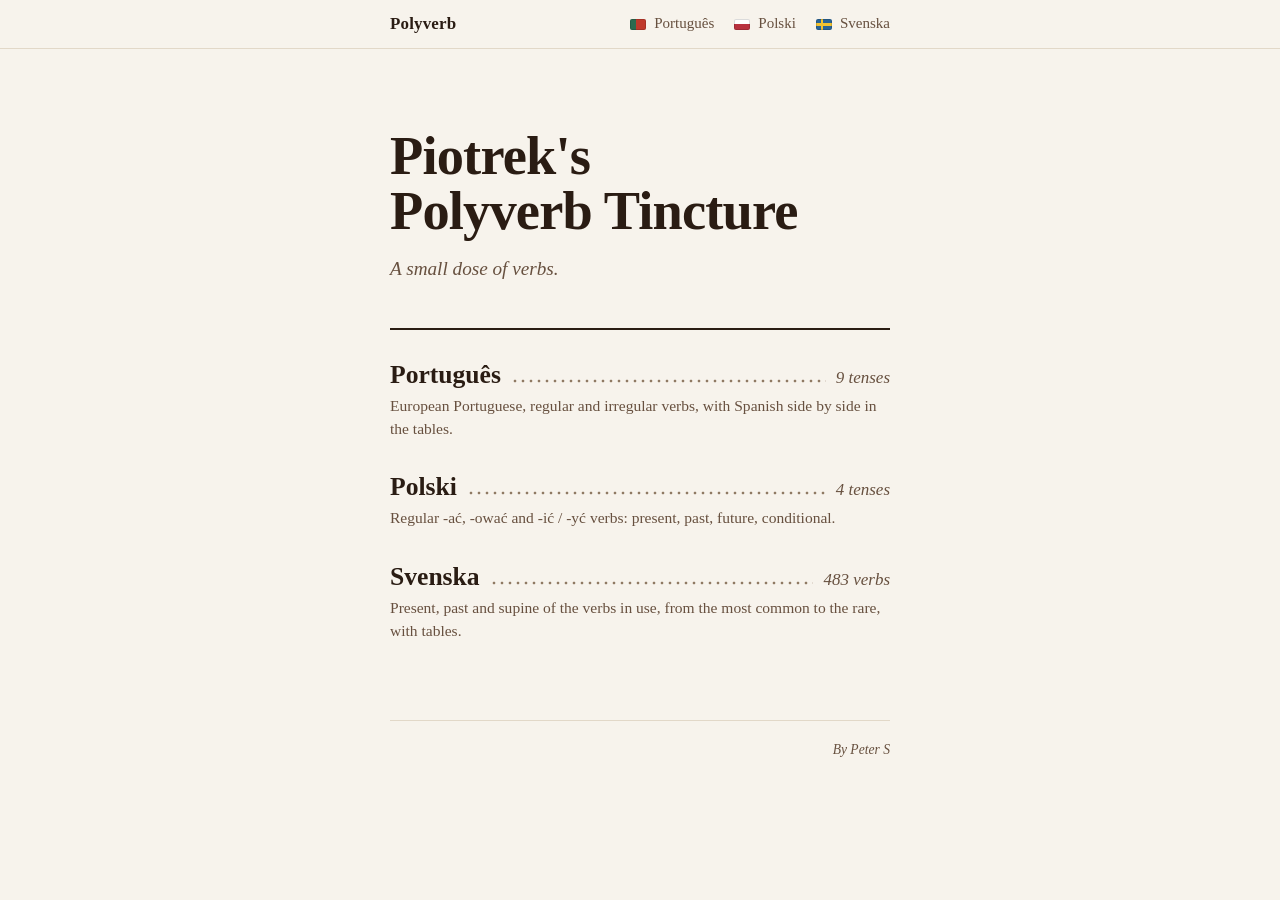
<file: index.html>
<!DOCTYPE html>
<html lang="en">
<head>
<meta charset="utf-8">
<meta name="viewport" content="width=device-width, initial-scale=1, viewport-fit=cover">
<meta name="theme-color" content="#f7f3ec" media="(prefers-color-scheme: light)">
<meta name="theme-color" content="#19110c" media="(prefers-color-scheme: dark)">
<title>Piotrek's Polyverb Tincture</title>
<link rel="stylesheet" href="site.css">
<style>
:root{
  --accent:#7a4b2c;
}
@media (prefers-color-scheme:dark){
  :root:not([data-theme="light"]){
    --accent:#d9a77f;
  }
}
:root[data-theme="dark"]{
  --accent:#d9a77f;
}

main{max-width:540px;margin:0 auto;padding:clamp(40px,9vh,80px) 20px 64px}
h1{margin:0;font-weight:600;font-size:clamp(2.5rem,10vw,3.4rem);line-height:1.02;letter-spacing:-.015em;text-wrap:balance}
.sub{margin:14px 0 0;color:var(--muted);font-style:italic;font-size:1.2rem}

/* The menu board */
.menu{margin:44px 0 0;padding:18px 0 0;list-style:none;border-top:2px solid var(--ink)}
.menu li+li{margin-top:6px}
.menu a{display:block;padding:12px 0 14px;color:inherit;text-decoration:none;border-radius:4px}
.row{display:flex;align-items:baseline;gap:10px}
.name{font-weight:600;font-size:1.6rem;line-height:1.2}
.dots{flex:1;min-width:24px;height:4px;background:radial-gradient(circle,var(--edge) 1.1px,transparent 1.7px) 0 0/8px 4px repeat-x}
.price{font-style:italic;color:var(--muted);white-space:nowrap}
.desc{display:block;margin-top:4px;color:var(--muted);font-size:.97rem;line-height:1.45}
.menu a:focus-visible{outline-offset:4px}
@media (max-width:400px){main{padding-left:16px;padding-right:16px}}
@media (hover:hover){
  .menu a:hover .name{color:var(--accent);text-decoration:underline;text-decoration-thickness:1px;text-underline-offset:5px}
}
</style>
</head>
<body>
<nav class="nav" aria-label="Polyverb"><div class="in">
  <a class="brand" href="index.html" aria-current="page">Polyverb</a>
  <div class="langs">
    <a href="portuguese/index.html" lang="pt-PT" data-en="Portuguese"><span class="fl pt" aria-hidden="true"></span>Português</a>
    <a href="polish/index.html" lang="pl" data-en="Polish"><span class="fl pl" aria-hidden="true"></span>Polski</a>
    <a href="swedish/index.html" lang="sv" data-en="Swedish"><span class="fl sv" aria-hidden="true"></span>Svenska</a>
  </div>
</div></nav>
<main>
  <h1>Piotrek's Polyverb Tincture</h1>
  <p class="sub">A small dose of verbs.</p>
  <ul class="menu">
    <li><a href="portuguese/index.html">
      <span class="row"><span class="name" lang="pt-PT" data-en="Portuguese">Português</span><span class="dots" aria-hidden="true"></span><span class="price">9 tenses</span></span>
      <span class="desc">European Portuguese, regular and irregular verbs, with Spanish side by side in the tables.</span>
    </a></li>
    <li><a href="polish/index.html">
      <span class="row"><span class="name" lang="pl" data-en="Polish">Polski</span><span class="dots" aria-hidden="true"></span><span class="price">4 tenses</span></span>
      <span class="desc">Regular -ać, -ować and -ić / -yć verbs: present, past, future, conditional.</span>
    </a></li>
    <li><a href="swedish/index.html">
      <span class="row"><span class="name" lang="sv" data-en="Swedish">Svenska</span><span class="dots" aria-hidden="true"></span><span class="price">483 verbs</span></span>
      <span class="desc">Present, past and supine of the verbs in use, from the most common to the rare, with tables.</span>
    </a></li>
  </ul>
</main>
<footer class="foot">By Peter S</footer>
<script src="gloss.js"></script>
</body>
</html>
</file>
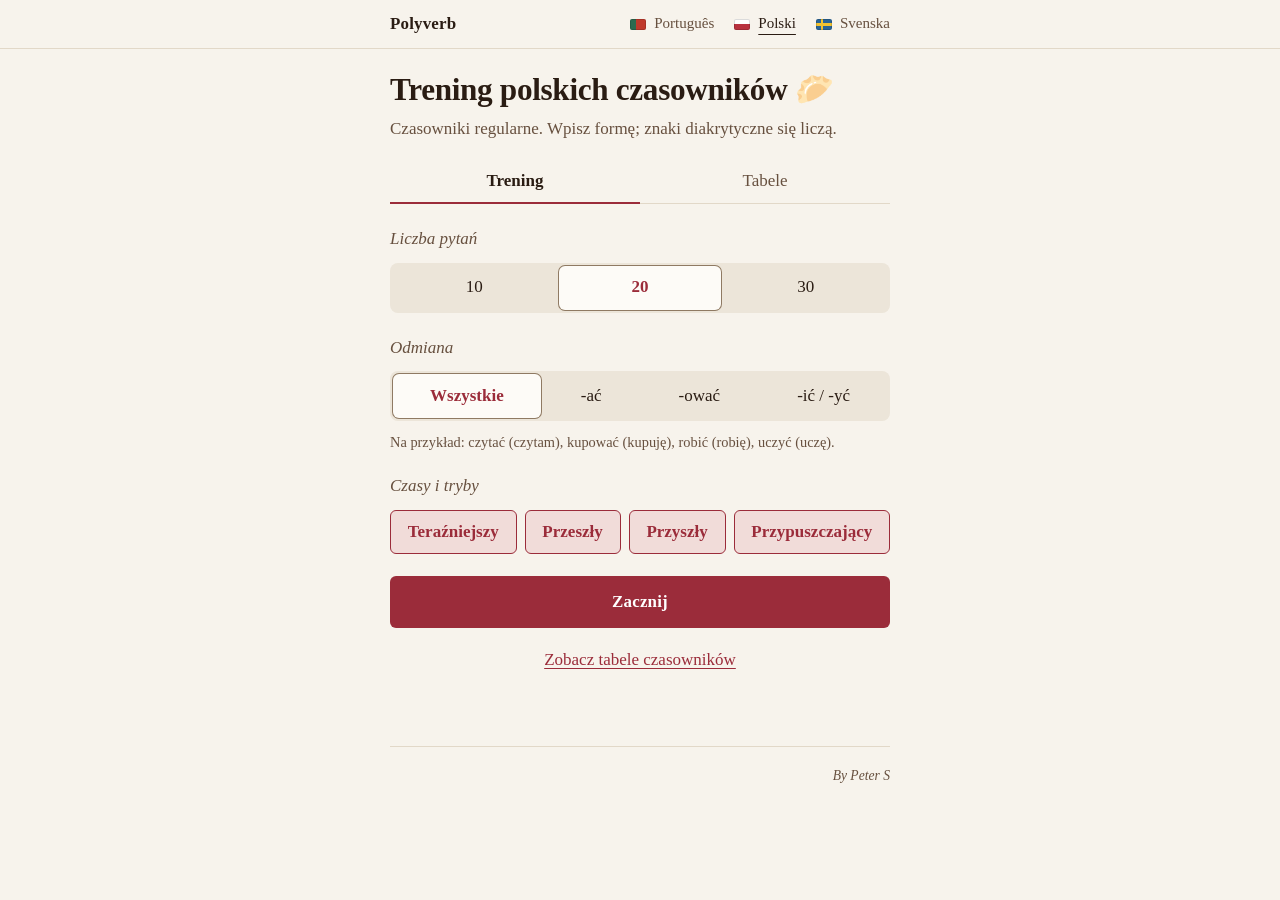
<file: polish/index.html>
<!DOCTYPE html>
<html lang="pl">
<head>
<meta charset="utf-8">
<meta name="viewport" content="width=device-width, initial-scale=1, viewport-fit=cover">
<title>Trening polskich czasowników 🥟</title>
<meta name="theme-color" content="#f7f3ec" media="(prefers-color-scheme: light)">
<meta name="theme-color" content="#19110c" media="(prefers-color-scheme: dark)">
<link rel="stylesheet" href="../site.css">
<link rel="stylesheet" href="../trainer.css">
<style>
:root{
  --accent:#9b2c3a;
  --fill:#9b2c3a;
  --fill-hi:#86232f;
  --tint:#f1dcd9;
  --ring:rgba(155,44,58,.2);
  --tag:#9b2c3a;
}
@media (prefers-color-scheme:dark){
  :root:not([data-theme="light"]){
    --accent:#eb98a1;
    --fill:#a3404c;
    --fill-hi:#b04b57;
    --tint:#3e2025;
    --ring:rgba(235,152,161,.25);
    --tag:#eb98a1;
  }
}
:root[data-theme="dark"]{
  --accent:#eb98a1;
  --fill:#a3404c;
  --fill-hi:#b04b57;
  --tint:#3e2025;
  --ring:rgba(235,152,161,.25);
  --tag:#eb98a1;
}

/* Polish specifics: long person labels wrap */
tbody tr:not(.tg) td:first-child{max-width:170px;white-space:normal}
.keys{--keys:9}
</style>
</head>
<body>
<nav class="nav" aria-label="Polyverb"><div class="in">
  <a class="brand" href="../index.html">Polyverb</a>
  <div class="langs">
    <a href="../portuguese/index.html" lang="pt-PT" data-en="Portuguese"><span class="fl pt" aria-hidden="true"></span>Português</a>
    <a href="../polish/index.html" lang="pl" aria-current="page" data-en="Polish"><span class="fl pl" aria-hidden="true"></span>Polski</a>
    <a href="../swedish/index.html" lang="sv" data-en="Swedish"><span class="fl sv" aria-hidden="true"></span>Svenska</a>
  </div>
</div></nav>
<header class="mast"><div class="in">
  <h1 data-en="Polish Verb Practice">Trening polskich czasowników&nbsp;🥟</h1>
  <p class="sub" id="sub" data-en="Regular verbs. Type the form; diacritics count.">Czasowniki regularne. Wpisz formę; znaki diakrytyczne się liczą.</p>
  <nav class="tabs" aria-label="Sekcje">
    <a href="#game" id="tab-game" aria-current="page" data-en="Practice">Trening</a>
    <a href="#tables" id="tab-tables" data-en="Tables">Tabele</a>
  </nav>
</div></header>
<main>
  <section id="setup">
    <span class="lbl" id="l-n" data-en="Number of questions">Liczba pytań</span>
    <div class="seg" id="seg" role="group" aria-labelledby="l-n">
      <button data-v="10" aria-pressed="false">10</button>
      <button data-v="20" class="on" aria-pressed="true">20</button>
      <button data-v="30" aria-pressed="false">30</button>
    </div>
    <span class="lbl" id="l-c" data-en="Conjugation">Odmiana</span>
    <div class="seg tight" id="cls" role="group" aria-labelledby="l-c">
      <button data-v="all" class="on" aria-pressed="true" data-en="All">Wszystkie</button>
      <button data-v="ac" aria-pressed="false">-ać</button>
      <button data-v="ow" aria-pressed="false">-ować</button>
      <button data-v="ic" aria-pressed="false">-ić / -yć</button>
    </div>
    <p class="hint" data-en="For example: czytać, to read (czytam, I read); kupować, to buy (kupuję, I buy); robić, to do (robię, I do); uczyć, to teach (uczę, I teach).">Na przykład: czytać (czytam), kupować (kupuję), robić (robię), uczyć (uczę).</p>
    <span class="lbl" id="l-t" data-en="Tenses and moods">Czasy i tryby</span>
    <div class="chips four" id="tns" role="group" aria-labelledby="l-t"></div>
    <button class="primary" id="start" data-en="Start">Zacznij</button>
    <a class="link" href="#tables" data-en="See the verb tables">Zobacz tabele czasowników</a>
  </section>

  <section id="quiz" hidden>
    <div class="top"><span id="prog"></span><span id="score"></span></div>
    <div class="bar"><div id="fill"></div></div>
    <div class="verb" id="verb"></div>
    <div class="tense" id="tense"></div>
    <div class="who" id="who"></div>
    <svg class="tline" id="tline" viewBox="0 0 52 14" aria-hidden="true"></svg>
    <div class="pgrid" id="pgrid" aria-hidden="true"><i></i><i></i><i></i><i></i><i></i><i></i></div>
    <input id="ans" type="text" autocomplete="off" autocapitalize="off" autocorrect="off" spellcheck="false" aria-label="Twoja odpowiedź">
    <div class="keys" id="keys" role="group" aria-label="Litery ze znakami diakrytycznymi"></div>
    <div id="fb" class="fb" role="status" hidden></div>
    <button class="primary" id="go">Sprawdź</button>
  </section>

  <section id="done" hidden>
    <div id="res"></div>
    <div id="pct"></div>
    <p id="misshead" data-en="To review">Do powtórki</p>
    <table id="miss">
      <thead><tr><th scope="col" data-en="You wrote">Wpisano</th><th scope="col" data-en="Correct answer">Poprawnie</th></tr></thead>
    </table>
    <button class="primary" id="again" data-en="Play again">Zagraj ponownie</button>
    <button class="ghost" id="change" data-en="Change settings">Zmień ustawienia</button>
  </section>

  <section id="tbl-view" hidden>
    <p class="sub" data-en="Choose one or more verbs.">Wybierz jeden lub więcej czasowników.</p>
    <div class="chips" id="vchips" role="group" aria-label="Czasowniki"></div>
    <div class="tw"><table id="tbl"></table></div>
    <p class="hint" data-en="In the past tense and the conditional, the form depends on gender. The compound future is „będę” + the infinitive; the form with -ł is also accepted (będę czytał).">W czasie przeszłym i trybie przypuszczającym forma zależy od rodzaju. Czas przyszły złożony to „będę” + bezokolicznik; dopuszczalna jest też forma z -ł (będę czytał).</p>
    <a class="link back" href="#game" data-en="Back to the game">Wróć do gry</a>
  </section>
</main>
<footer class="foot">By Peter S</footer>

<script src="../gloss.js"></script>
<script>
const T=["Czas teraźniejszy","Czas przeszły","Czas przyszły","Tryb przypuszczający"];
const TS=["Teraźniejszy","Przeszły","Przyszły","Przypuszczający"];
const PR=["ja","ty","on / ona / ono","my","wy","oni / one"];
const GR="grupa z mężczyznami / same kobiety".split(" / ");
const AUX=["będę","będziesz","będzie","będziemy","będziecie","będą"];
const PAST=[[0,0,"łem","łbym"],[0,1,"łam","łabym"],[1,0,"łeś","łbyś"],[1,1,"łaś","łabyś"],[2,0,"ł","łby"],[2,1,"ła","łaby"],[2,2,"ło","łoby"],[3,0,"liśmy","libyśmy"],[3,1,"łyśmy","łybyśmy"],[4,0,"liście","libyście"],[4,1,"łyście","łybyście"],[5,0,"li","liby"],[5,1,"ły","łyby"]];
const lab=(p,g)=>p===2?["on","ona","ono"][g]:PR[p]+" ("+(p<2?["mężczyzna","kobieta"][g]:GR[g])+")";
// English for the hover slips (gloss.js)
const T_EN=["Present tense","Past tense","Future tense","Conditional mood"];
const TS_EN=["Present","Past","Future","Conditional"];
const PR_EN=["I","you","he / she / it","we","you all","they"];
// Grammatical gender: masculine / feminine in the singular; in the plural, masculine personal
// (any group that includes a man) against non-masculine personal (everything else).
const labEn=(p,g)=>p===2?["he","she","it"][g]:PR_EN[p]+" ("+(p<2?["masculine","feminine"][g]:["masculine personal","non-masculine personal"][g])+")";
const V={
ac:["czytać","pytać","słuchać","grać","czekać","szukać","kochać","pamiętać","wracać","sprzątać","odpowiadać","zaczynać","pomagać","otwierać","zamykać","mieszkać","śpiewać","wołać","oglądać","zapominać","powtarzać","używać"],
ow:["kupować","pracować","gotować","rysować","planować","potrzebować","dziękować","pakować","parkować","rezerwować","studiować","malować","ratować","podróżować","spacerować","telefonować","organizować"],
ic:["robić","lubić","mówić","dzwonić","gubić","karmić","bronić","chwalić","palić","mylić","uczyć","liczyć","ćwiczyć","tańczyć","tłumaczyć","męczyć","kończyć","marzyć","mierzyć"]
};
// English for each infinitive, shown on hover in the game (not in the tables). All are imperfective.
const GLOSS={
"czytać":"to read","pytać":"to ask","słuchać":"to listen","grać":"to play","czekać":"to wait","szukać":"to look for",
"kochać":"to love","pamiętać":"to remember","wracać":"to come back","sprzątać":"to tidy up, to clean","odpowiadać":"to answer",
"zaczynać":"to begin","pomagać":"to help","otwierać":"to open","zamykać":"to close","mieszkać":"to live (somewhere)",
"śpiewać":"to sing","wołać":"to call (out)","oglądać":"to watch","zapominać":"to forget","powtarzać":"to repeat","używać":"to use",
"kupować":"to buy","pracować":"to work","gotować":"to cook","rysować":"to draw","planować":"to plan","potrzebować":"to need",
"dziękować":"to thank","pakować":"to pack","parkować":"to park","rezerwować":"to book, to reserve","studiować":"to study (at university)",
"malować":"to paint","ratować":"to rescue, to save","podróżować":"to travel","spacerować":"to go for a walk","telefonować":"to phone",
"organizować":"to organise",
"robić":"to do, to make","lubić":"to like","mówić":"to speak, to say","dzwonić":"to ring, to call","gubić":"to lose",
"karmić":"to feed","bronić":"to defend","chwalić":"to praise","palić":"to smoke, to burn","mylić":"to mix up",
"uczyć":"to teach","liczyć":"to count","ćwiczyć":"to practise, to exercise","tańczyć":"to dance","tłumaczyć":"to translate, to explain",
"męczyć":"to tire, to wear out","kończyć":"to finish","marzyć":"to dream","mierzyć":"to measure, to try on"
};
function conj(v){
  const s=v.slice(0,-1);let pr;
  if(v.endsWith("ować")){const b=v.slice(0,-4);pr=["uję","ujesz","uje","ujemy","ujecie","ują"].map(e=>b+e);}
  else if(v.endsWith("ać"))pr=["m","sz","","my","cie","ją"].map(e=>s+e);
  else{
    const b=v.slice(0,-2),E=v.endsWith("yć")?["ę","ysz","y","ymy","ycie","ą"]:b.endsWith("l")?["ę","isz","i","imy","icie","ą"]:["ię","isz","i","imy","icie","ią"];
    pr=E.map(e=>b+e);
  }
  const fu=AUX.map((x,p)=>{
    const l=p<3?[s+"ł",s+"ła"]:[s+"li",s+"ły"];
    if(p===2)l.push(s+"ło");
    return{p,w:PR[p],e:PR_EN[p],a:[x+" "+v].concat(l.map(y=>x+" "+y))};
  });
  const past=k=>PAST.map(r=>({p:r[0],w:lab(r[0],r[1]),e:labEn(r[0],r[1]),a:[s+r[k]]}));
  return[pr.map((f,p)=>({p,w:PR[p],e:PR_EN[p],a:[f]})),past(2),fu,past(3)];
}

const $=id=>document.getElementById(id);
const norm=s=>s.trim().toLowerCase().normalize("NFC").replace(/\s+/g," ");
const shuf=a=>{a=a.slice();for(let k=a.length-1;k>0;k--){const j=Math.floor(Math.random()*(k+1));[a[k],a[j]]=[a[j],a[k]];}return a;};
const IDX=Object.create(null);
for(const c in V)V[c].forEach(v=>conj(v).forEach((rows,t)=>rows.forEach(r=>r.a.forEach(f=>{
  const k=norm(f);(IDX[k]=IDX[k]||[]).push({v:v,t:t,w:r.w,e:r.e});
}))));
// Where a wrong answer really belongs: up to two {verb, tense, persons}, or none.
// Forms of the verb that was asked win over look-alikes from other verbs.
function info(g,c){
  const m=IDX[g];if(!m)return null;
  const k={};
  m.forEach(x=>{const key=x.v+"|"+x.t;(k[key]=k[key]||{v:x.v,t:x.t,w:[],e:[]});k[key].w.push(x.w);k[key].e.push(x.e);});
  let l=Object.values(k);const own=l.filter(x=>x.v===c.v);if(own.length)l=own;
  return l.slice(0,2).map(x=>({same:x.v===c.v,v:x.v,t:x.t,w:x.w,e:x.e}));
}
// ...said in Polish, e.g. "czas przeszły · ja (kobieta)", and in English
const infoPl=l=>l.map(x=>(x.same?"":x.v+", ")+T[x.t].toLowerCase()+" · "+x.w.join(", ")).join("; ");
const infoEn=l=>l.map(x=>(x.same?"the ":"a form of "+x.v+" ("+GLOSS[x.v]+"), the ")+T_EN[x.t].toLowerCase()+" · "+x.e.join(", ")).join("; ");
const el=(tag,cls,txt)=>{const e=document.createElement(tag);if(cls)e.className=cls;if(txt!=null)e.textContent=txt;return e;};
const en=(node,txt)=>{node.dataset.en=txt;return node;};
const alts=(node,a)=>a.forEach((x,k)=>{if(k)node.append(" ",en(el("span","or","lub"),"or")," ");node.append(x);});
const KEYS="ą ć ę ł ń ó ś ź ż".split(" ");
// The letter keys under the answer: they type at the cursor and leave the focus in the answer box,
// so a phone keyboard stays open.
function typeKey(ch){
  const a=$("ans");if(a.readOnly)return;
  const s=a.selectionStart??a.value.length,e=a.selectionEnd??s;
  a.setRangeText(ch,s,e,"end");a.focus();
}
KEYS.forEach(ch=>{
  const b=el("button",null,ch);b.type="button";
  b.addEventListener("mousedown",e=>e.preventDefault());
  b.addEventListener("touchstart",e=>{e.preventDefault();typeKey(ch);},{passive:false});
  b.onclick=()=>typeKey(ch);
  $("keys").appendChild(b);
});
const keysOn=on=>[...$("keys").children].forEach(b=>{b.disabled=!on;});

let n=20,cls="all",selT=[0,1,2,3],q=[],i=0,score=0,miss=[],phase="",cur="setup",sel=["czytać"];
const REP=["czytać","kupować","robić","uczyć"];

function seg(id,fn){
  const bs=document.querySelectorAll("#"+id+" button");
  bs.forEach(b=>b.onclick=()=>{
    fn(b.dataset.v);
    bs.forEach(x=>{x.classList.toggle("on",x===b);x.setAttribute("aria-pressed",String(x===b));});
  });
}
seg("seg",v=>{n=+v;});
seg("cls",v=>{cls=v;});

function toggles(box,labels,get,set,english){
  const c=$(box);
  labels.forEach((l,k)=>{
    const b=document.createElement("button");b.textContent=l;if(english)b.dataset.en=english[k];
    b.onclick=()=>{
      const a=get(),on=a.includes(k);
      if(on&&a.length===1)return;
      set(on?a.filter(x=>x!==k):a.concat(k));
      paint();
    };
    c.appendChild(b);
  });
  function paint(){[...c.children].forEach((b,k)=>{const on=get().includes(k);b.classList.toggle("on",on);b.setAttribute("aria-pressed",String(on));});}
  paint();
  return paint;
}
toggles("tns",TS,()=>selT,a=>{selT=a;},TS_EN);
const paintRep=toggles("vchips",REP,()=>sel.map(v=>REP.indexOf(v)),a=>{sel=a.sort((x,y)=>x-y).map(k=>REP[k]);buildTable();});

function view(){
  const t=location.hash==="#tables";
  ["setup","quiz","done"].forEach(s=>$(s).hidden=t||s!==cur);
  $("tbl-view").hidden=!t;$("sub").hidden=t;document.body.classList.toggle("play",!t&&cur!=="setup");
  document.body.classList.toggle("wide",t);
  [["tab-game",!t],["tab-tables",t]].forEach(([id,on])=>on?$(id).setAttribute("aria-current","page"):$(id).removeAttribute("aria-current"));
  if(t)buildTable();
  window.scrollTo(0,0);
}
function show(id){cur=id;view();}

function start(){
  const ts=shuf(selT),cs=cls==="all"?["ac","ow","ic"]:[cls],bank={};
  const tl=shuf(Array.from({length:n},(_,k)=>ts[k%ts.length])),cl=shuf(Array.from({length:n},(_,k)=>cs[k%cs.length]));
  q=tl.map((t,k)=>{
    const c=cl[k];if(!bank[c]||!bank[c].length)bank[c]=shuf(V[c]);
    const v=bank[c].pop(),rows=conj(v)[t],r=rows[Math.floor(Math.random()*rows.length)];
    return{v:v,t:t,p:r.p,w:r.w,e:r.e,a:r.a};
  });
  i=0;score=0;miss=[];
  show("quiz");render();
}

const TLM={
  pres:'<circle class="d" cx="26" cy="7" r="3.5"/>',
  past:'<path class="m" d="M26 7H6M11 2.5 6 7l5 4.5"/>',
  plup:'<path class="m" d="M26 7H4M9 2.5 4 7l5 4.5M15 2.5 10 7l5 4.5"/>',
  fut:'<path class="m" d="M26 7H46M41 2.5 46 7l-5 4.5"/>',
  cond:'<path class="m dash" d="M26 7H43"/><path class="m" d="M41 2.5 46 7l-5 4.5"/>'
};
const tline=k=>'<line class="b" x1="2" y1="7" x2="50" y2="7"/><line class="n" x1="26" y1="2" x2="26" y2="12"/>'+TLM[k];
const TK=["pres","past","fut","cond"];
function render(){
  const c=q[i];phase="ask";
  en($("prog"),"Question "+(i+1)+" of "+q.length).textContent="Pytanie "+(i+1)+" z "+q.length;
  en($("score"),"Score "+score).textContent="Punkty "+score;
  $("fill").style.width=(i/q.length*100)+"%";
  en($("verb"),GLOSS[c.v]).textContent=c.v;
  en($("tense"),T_EN[c.t]).textContent=T[c.t];
  en($("who"),c.e).textContent=c.w;
  $("tline").innerHTML=tline(TK[c.t]);
  [...$("pgrid").children].forEach((d,k)=>d.classList.toggle("on",k===(c.p%3)*2+(c.p>=3?1:0)));
  const a=$("ans");a.value="";a.readOnly=false;a.className="";keysOn(true);
  $("fb").hidden=true;en($("go"),"Check").textContent="Sprawdź";
  a.focus();
}

function go(){
  if(phase==="ask"){
    const a=$("ans"),c=q[i],g=norm(a.value);
    if(!g)return;
    const ok=c.a.some(x=>norm(x)===g),inf=ok?"":info(g,c);
    if(ok)score++;else miss.push({c:c,g:a.value.trim(),inf:inf});
    a.readOnly=true;a.className=ok?"ok":"bad";keysOn(false);
    const fb=$("fb");fb.hidden=false;fb.className="fb "+(ok?"ok":"bad");
    const others=c.a.filter(x=>norm(x)!==g);
    fb.textContent="";
    if(ok){
      fb.append(en(el("span",null,"Dobrze"),"Correct"));
      if(others.length){const k=en(el("span","k","także "),"also accepted: "+others.join(", "));alts(k,others);fb.append(k);}
    }else{
      const b=el("span","fa");alts(b,c.a);fb.append(en(el("span",null,"Odpowiedź"),"Answer")," ",b);
      if(inf)fb.append(en(el("span","k","„"+a.value.trim()+"” to "+infoPl(inf)),"“"+a.value.trim()+"” is "+infoEn(inf)));
    }
    en($("score"),"Score "+score).textContent="Punkty "+score;
    $("fill").style.width=((i+1)/q.length*100)+"%";
    const last=i===q.length-1;en($("go"),last?"See your score":"Next").textContent=last?"Zobacz wynik":"Dalej";
    phase="review";
  }else{
    i++;
    if(i<q.length)render();else finish();
  }
}

function finish(){
  show("done");
  $("res").textContent=score+" / "+q.length;
  const pc=Math.round(score/q.length*100);
  en($("pct"),pc+"% correct"+(miss.length?"":", no mistakes")).textContent=pc+"% poprawnych"+(miss.length?"":", bez błędów");
  $("misshead").hidden=$("miss").hidden=!miss.length;
  const L=$("miss");[...L.tBodies].forEach(b=>b.remove());
  miss.forEach(m=>{
    const c=m.c,b=L.createTBody(),h=el("th");
    h.colSpan=2;h.scope="rowgroup";b.insertRow().append(h);
    h.append(en(el("span","v",c.v),GLOSS[c.v]),en(el("span","k",TS[c.t].toLowerCase()+" · "+c.w),TS_EN[c.t].toLowerCase()+" · "+c.e));
    const r=b.insertRow(),w=r.insertCell();w.append(el("span","no",m.g));
    if(m.inf){w.className="real";w.append(en(el("span","k","to "+infoPl(m.inf)),"is "+infoEn(m.inf)));}
    const a=r.insertCell();a.className="yes";a.textContent=c.a[0];
  });
}

function buildTable(){
  paintRep();
  const vs=sel,tab=$("tbl"),cj=vs.map(conj);
  tab.textContent="";tab.style.minWidth=(170+vs.length*150)+"px";
  const h=tab.createTHead().insertRow();
  [""].concat(vs).forEach((x,k)=>{
    const th=document.createElement("th");th.textContent=x;if(k)th.className="vh";h.appendChild(th);
  });
  const tb=tab.createTBody();
  T.forEach((name,t)=>{
    const g=tb.insertRow();g.className="tg";
    const gc=g.insertCell();gc.colSpan=1+vs.length;
    gc.appendChild(en(el("span","tl",name),T_EN[t]));
    cj[0][t].forEach((row,k)=>{
      const r=tb.insertRow();en(r.insertCell(),row.e).textContent=row.w;
      cj.forEach(x=>{r.insertCell().textContent=x[t][k].a[0];});
    });
  });
}

$("start").onclick=start;
$("go").onclick=go;
$("again").onclick=start;
$("change").onclick=()=>show("setup");
$("ans").addEventListener("keydown",e=>{
  if(e.key==="Enter"&&!e.isComposing){e.preventDefault();if(!e.repeat)go();}
});
window.addEventListener("hashchange",view);
view();
</script>
</body>
</html>
</file>
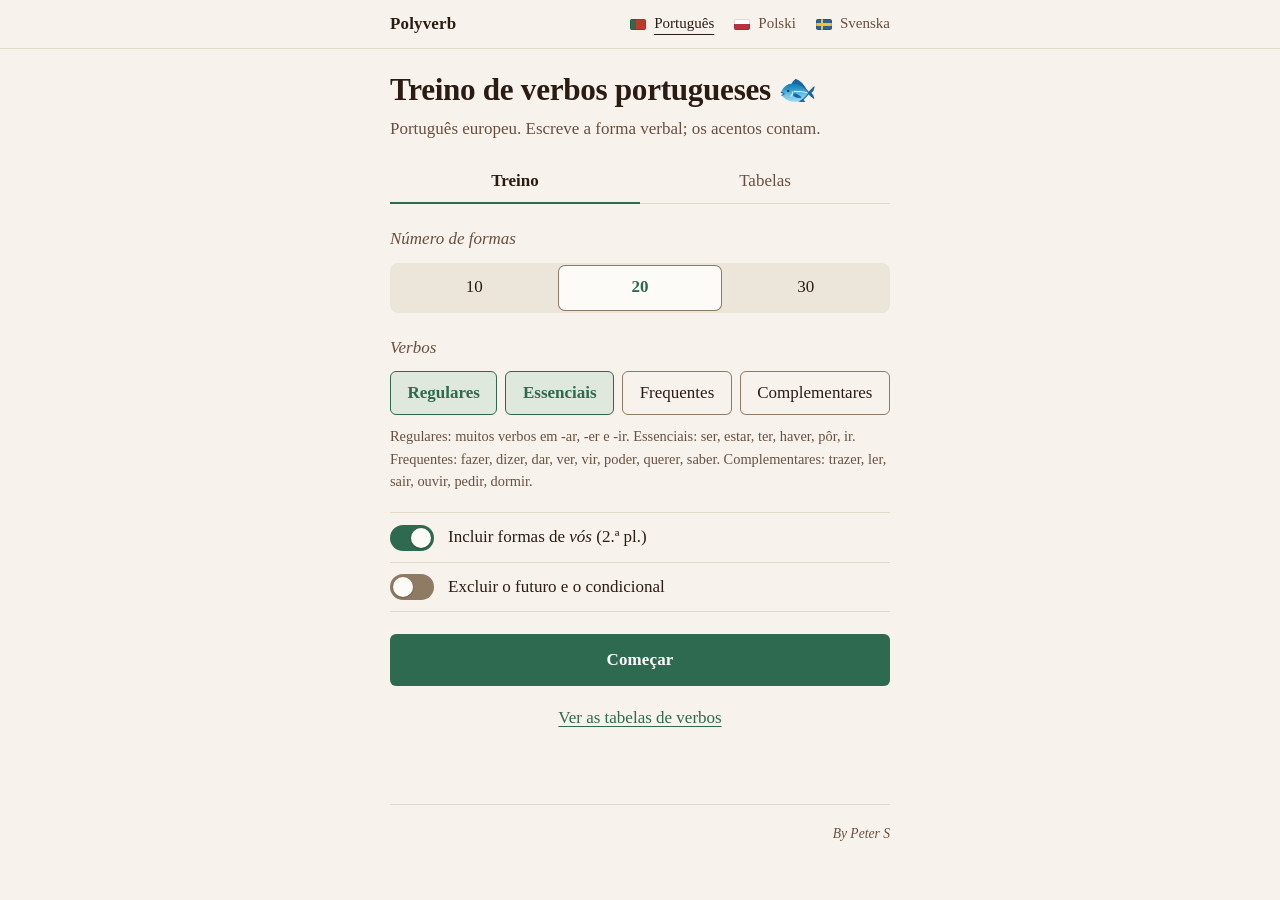
<file: portuguese/index.html>
<!DOCTYPE html>
<html lang="pt-PT">
<head>
<meta charset="utf-8">
<meta name="viewport" content="width=device-width, initial-scale=1, viewport-fit=cover">
<title>Treino de verbos portugueses 🐟</title>
<meta name="theme-color" content="#f7f3ec" media="(prefers-color-scheme: light)">
<meta name="theme-color" content="#19110c" media="(prefers-color-scheme: dark)">
<link rel="stylesheet" href="../site.css">
<link rel="stylesheet" href="../trainer.css">
<style>
:root{
  --accent:#2d6a4f;
  --fill:#2d6a4f;
  --fill-hi:#255a42;
  --tint:#dfe8dc;
  --ring:rgba(45,106,79,.22);
  --tag:#9c3a27;
  --honey:#b9862a;
  --honey-tag:#7a5410;
  --col-pt:rgba(45,106,79,.07);
  --col-es:rgba(200,149,44,.11);
}
@media (prefers-color-scheme:dark){
  :root:not([data-theme="light"]){
    --accent:#8cc7a4;
    --fill:#357a5a;
    --fill-hi:#3d8866;
    --tint:#22352a;
    --ring:rgba(140,199,164,.25);
    --tag:#eb9a84;
    --honey:#e2b964;
    --honey-tag:#e2b964;
    --col-pt:rgba(140,199,164,.06);
    --col-es:rgba(226,185,100,.07);
  }
}
:root[data-theme="dark"]{
  --accent:#8cc7a4;
  --fill:#357a5a;
  --fill-hi:#3d8866;
  --tint:#22352a;
  --ring:rgba(140,199,164,.25);
  --tag:#eb9a84;
  --honey:#e2b964;
  --honey-tag:#e2b964;
  --col-pt:rgba(140,199,164,.06);
  --col-es:rgba(226,185,100,.07);
}

/* Portuguese specifics */
.tense.sj{color:var(--honey-tag)}
.tg.sj td{border-left-color:var(--honey)}
/* The subjunctive's mark: wherever "conjuntivo" is written, it's underlined in honey */
.mood{text-decoration:underline;text-decoration-color:var(--honey);text-decoration-thickness:max(1.5px,.09em);text-underline-offset:.2em;text-decoration-skip-ink:none}
.switch{position:relative;display:flex;align-items:center;gap:14px;min-height:50px;padding:8px 0;border-top:1px solid var(--line);line-height:1.35;cursor:pointer}
.switch+.switch{border-bottom:1px solid var(--line)}
.switch input{position:absolute;left:0;top:50%;width:44px;height:26px;margin:-13px 0 0;opacity:0;cursor:pointer}
.track{position:relative;flex:none;width:44px;height:26px;border-radius:13px;background:var(--edge);transition:background-color .15s}
.track::after{content:"";position:absolute;top:3px;left:3px;width:20px;height:20px;border-radius:50%;background:var(--card);box-shadow:0 1px 2px rgba(0,0,0,.25);transition:transform .15s}
.switch input:checked+.track{background:var(--fill)}
.switch input:checked+.track::after{transform:translateX(18px)}
.switch input:focus-visible+.track{outline:2px solid var(--focus);outline-offset:2px}
#start{margin-top:22px}
.gl{flex:0 0 100%;margin-top:8px;color:var(--muted);font-style:italic;font-size:.94rem}
.gl:first-child{margin-top:0}
thead tr:first-child th{border-bottom:0;padding-bottom:2px}
thead tr:nth-child(2) th{color:var(--muted);font-weight:400;font-style:italic;font-size:.9rem;text-align:center}
th.pt,td.pt{background:var(--col-pt);border-left:1px solid var(--line)}
th.es,td.es{background:var(--col-es)}
.keys{--keys:12}
@media (max-width:480px){.keys{--keys:6}}
</style>
</head>
<body>
<nav class="nav" aria-label="Polyverb"><div class="in">
  <a class="brand" href="../index.html">Polyverb</a>
  <div class="langs">
    <a href="../portuguese/index.html" lang="pt-PT" aria-current="page" data-en="Portuguese"><span class="fl pt" aria-hidden="true"></span>Português</a>
    <a href="../polish/index.html" lang="pl" data-en="Polish"><span class="fl pl" aria-hidden="true"></span>Polski</a>
    <a href="../swedish/index.html" lang="sv" data-en="Swedish"><span class="fl sv" aria-hidden="true"></span>Svenska</a>
  </div>
</div></nav>
<header class="mast"><div class="in">
  <h1 data-en="Portuguese Verb Practice">Treino de verbos portugueses&nbsp;🐟</h1>
  <p class="sub" id="sub" data-en="European Portuguese. Type the verb form; accents count.">Português europeu. Escreve a forma verbal; os acentos contam.</p>
  <nav class="tabs" aria-label="Secções">
    <a href="#game" id="tab-game" aria-current="page" data-en="Practice">Treino</a>
    <a href="#tables" id="tab-tables" data-en="Tables">Tabelas</a>
  </nav>
</div></header>
<main>

  <section id="setup">
    <span class="lbl" id="l-n" data-en="Number of questions">Número de formas</span>
    <div class="seg" id="seg" role="group" aria-labelledby="l-n">
      <button data-v="10" aria-pressed="false">10</button>
      <button data-v="20" class="on" aria-pressed="true">20</button>
      <button data-v="30" aria-pressed="false">30</button>
    </div>
    <span class="lbl" id="l-k" data-en="Verbs">Verbos</span>
    <div class="chips four tight" id="kinds" role="group" aria-labelledby="l-k"></div>
    <p class="hint" data-en="Regular: many verbs in -ar, -er and -ir. Essential: ser, estar, ter, haver, pôr, ir. Common: fazer, dizer, dar, ver, vir, poder, querer, saber. Supplementary: trazer, ler, sair, ouvir, pedir, dormir.">Regulares: muitos verbos em -ar, -er e -ir. Essenciais: ser, estar, ter, haver, pôr, ir. Frequentes: fazer, dizer, dar, ver, vir, poder, querer, saber. Complementares: trazer, ler, sair, ouvir, pedir, dormir.</p>
    <label class="switch">
      <input type="checkbox" id="vos" checked>
      <span class="track"></span>
      <span data-en="Include the vós forms (2nd person plural)">Incluir formas de <i>vós</i> (2.ª pl.)</span>
    </label>
    <label class="switch">
      <input type="checkbox" id="syn">
      <span class="track"></span>
      <span data-en="Leave out the future and the conditional">Excluir o futuro e o condicional</span>
    </label>
    <button class="primary" id="start" data-en="Start">Começar</button>
    <a class="link" href="#tables" data-en="See the verb tables">Ver as tabelas de verbos</a>
  </section>

  <section id="quiz" hidden>
    <div class="top"><span id="prog"></span><span id="score"></span></div>
    <div class="bar"><div id="fill"></div></div>
    <div class="verb" id="verb"></div>
    <div class="tense" id="tense"></div>
    <div class="who" id="who"></div>
    <svg class="tline" id="tline" viewBox="0 0 52 14" aria-hidden="true"></svg>
    <div class="pgrid" id="pgrid" aria-hidden="true"><i></i><i></i><i></i><i></i><i></i><i></i></div>
    <input id="ans" type="text" autocomplete="off" autocapitalize="off" autocorrect="off" spellcheck="false" aria-label="A tua resposta">
    <div class="keys" id="keys" role="group" aria-label="Letras com acento"></div>
    <div id="fb" class="fb" role="status" hidden></div>
    <button class="primary" id="go">Verificar</button>
  </section>

  <section id="done" hidden>
    <div id="res"></div>
    <div id="pct"></div>
    <p id="misshead" data-en="To review">Para rever</p>
    <table id="miss">
      <thead><tr><th scope="col" data-en="You wrote">Escreveste</th><th scope="col" data-en="Answer">Resposta</th></tr></thead>
    </table>
    <button class="primary" id="again" data-en="Play again">Jogar outra vez</button>
    <button class="ghost" id="change" data-en="Change options">Alterar opções</button>
  </section>

  <section id="tbl-view" hidden>
    <p class="sub" data-en="Choose one or more verbs. European Portuguese (PE) first, then Spanish (ES).">Escolhe um ou mais verbos. Português europeu (PE) primeiro, espanhol (ES) depois.</p>
    <div class="chips" id="vchips" role="group" aria-label="Verbos"></div>
    <div class="tw"><table id="tbl"></table></div>
    <p class="hint" data-en="The Portuguese simple pluperfect has no Spanish equivalent; Spanish uses «había cantado». The Spanish imperfect subjunctive has two forms (-ra / -se). The Spanish future subjunctive is archaic and appears almost only in legal and literary texts.">O mais-que-perfeito simples português não tem equivalente em espanhol, que usa «había cantado». O imperfeito do conjuntivo espanhol tem duas formas (-ra / -se). O futuro do conjuntivo espanhol é arcaico e quase só aparece em textos jurídicos e literários.</p>
    <a class="link back" href="#game" data-en="Back to the game">Voltar ao jogo</a>
  </section>
</main>
<footer class="foot">By Peter S</footer>

<script src="../gloss.js"></script>
<script src="verbs.js"></script>
<script>
const T=["Presente do indicativo","Pretérito perfeito","Pretérito imperfeito","Mais-que-perfeito simples","Futuro","Condicional","Presente do conjuntivo","Pretérito imperfeito do conjuntivo","Futuro do conjuntivo"];
const P=[["eu","1.ª sing."],["tu","2.ª sing."],["ele / ela","3.ª sing."],["nós","1.ª pl."],["vós","2.ª pl."],["eles / elas","3.ª pl."]];
// English for the hover slips (gloss.js)
const T_EN=["Present indicative","Preterite","Imperfect","Simple pluperfect","Future","Conditional","Present subjunctive","Imperfect subjunctive","Future subjunctive"];
const P_EN=[["I","1st person singular"],["you","2nd person singular"],["he / she","3rd person singular"],["we","1st person plural"],["you all","2nd person plural"],["they","3rd person plural"]];

const $=id=>document.getElementById(id);
const norm=s=>s.trim().toLowerCase().normalize("NFC").replace(/\s+/g," ");
const IDX=Object.create(null);
const EN={
ar:["o as a amos ais am","ei aste ou ámos/amos astes aram","ava avas ava ávamos áveis avam","ara aras ara áramos áreis aram","","","e es e emos eis em","asse asses asse ássemos ásseis assem",""],
er:["o es e emos eis em","i este eu emos estes eram","ia ias ia íamos íeis iam","era eras era êramos êreis eram","","","a as a amos ais am","esse esses esse êssemos êsseis essem",""],
ir:["o es e imos is em","i iste iu imos istes iram","ia ias ia íamos íeis iam","ira iras ira íramos íreis iram","","","a as a amos ais am","isse isses isse íssemos ísseis issem",""]
};
const TL4="ei ás á emos eis ão".split(" "),TL5="ia ias ia íamos íeis iam".split(" "),TL8=["","es","","mos","des","em"];
function conj(v){
  const k=v.slice(-2),s=v.slice(0,-2);
  const mk=(st,en)=>en.map(x=>x.split("/").map(y=>st+y).join("/")).join(" ");
  return EN[k].map((e,t)=>t===4?mk(v,TL4):t===5?mk(v,TL5):t===8?mk(v,TL8):mk(s,e.split(" ")));
}
const shuf=a=>{a=a.slice();for(let k=a.length-1;k>0;k--){const j=Math.floor(Math.random()*(k+1));[a[k],a[j]]=[a[j],a[k]];}return a;};
const ALLV=Object.assign({},D);
for(const c in REGV)REGV[c].forEach(v=>{if(!ALLV[v])ALLV[v]=conj(v);});
for(const v in ALLV)ALLV[v].forEach((s,t)=>s.split(" ").forEach((f,p)=>f.split("/").forEach(x=>{const k=norm(x);(IDX[k]=IDX[k]||[]).push({v:v,t:t,p:p});})));
const TS=["presente","perfeito","imperfeito","mais-que-perfeito","futuro","condicional","presente do conjuntivo","imperfeito do conjuntivo","futuro do conjuntivo"];
const PS=["eu","tu","ele","nós","vós","eles"];
const TS_EN=["present","preterite","imperfect","pluperfect","future","conditional","present subjunctive","imperfect subjunctive","future subjunctive"];
const PS_EN=["I","you","he","we","you all","they"];
// Where a wrong answer really belongs: up to two {verb, tense, persons}, or none.
// Forms of the verb that was asked win over look-alikes from other verbs.
function info(g,c){
  const m=IDX[g];if(!m)return null;
  const k={};
  m.forEach(x=>{const key=x.v+"|"+x.t;(k[key]=k[key]||{v:x.v,t:x.t,ps:[]}).ps.push(x.p);});
  let l=Object.values(k);const own=l.filter(x=>x.v===c.v);if(own.length)l=own;
  return l.slice(0,2).map(x=>({same:x.v===c.v,v:x.v,t:x.t,ps:x.ps}));
}
// ...said in Portuguese, e.g. "do imperfeito · eu, ele", and in English
const infoPt=l=>l.map(x=>(x.same?"do ":"de "+x.v+", ")+TS[x.t]+" · "+x.ps.map(p=>PS[p]).join(", ")).join("; ");
const infoEn=l=>l.map(x=>(x.same?"the ":"a form of "+x.v+" ("+GLOSS[x.v]+"), ")+TS_EN[x.t]+" · "+x.ps.map(p=>PS_EN[p]).join(", ")).join("; ");
const el=(tag,cls,txt)=>{const e=document.createElement(tag);if(cls)e.className=cls;if(txt!=null)e.textContent=txt;return e;};
const en=(node,txt)=>{node.dataset.en=txt;return node;};
const mood=(node,s)=>{node.textContent="";s.split(/(conjuntivo)/).forEach((x,k)=>{if(x)node.append(k%2?el("span","mood",x):x);});return node;};
const alts=(node,a)=>a.forEach((x,k)=>{if(k)node.append(" ",en(el("span","or","ou"),"or")," ");node.append(x);});
const KEYS="á à â ã é ê í ó ô õ ú ç".split(" ");
// The letter keys under the answer: they type at the cursor and leave the focus in the answer box,
// so a phone keyboard stays open.
function typeKey(ch){
  const a=$("ans");if(a.readOnly)return;
  const s=a.selectionStart??a.value.length,e=a.selectionEnd??s;
  a.setRangeText(ch,s,e,"end");a.focus();
}
KEYS.forEach(ch=>{
  const b=el("button",null,ch);b.type="button";
  b.addEventListener("mousedown",e=>e.preventDefault());
  b.addEventListener("touchstart",e=>{e.preventDefault();typeKey(ch);},{passive:false});
  b.onclick=()=>typeKey(ch);
  $("keys").appendChild(b);
});
const keysOn=on=>[...$("keys").children].forEach(b=>{b.disabled=!on;});
const REG=["cantar","comer","abrir"];
let n=20,q=[],i=0,score=0,miss=[],phase="";
const GR={reg:["cantar","comer","abrir"],ess:["ser","estar","ter","haver","pôr","ir"],fre:["fazer", "dizer", "dar", "ver", "vir", "poder", "querer", "saber"],com:["trazer", "ler", "sair", "ouvir", "pedir", "dormir"]};
const GL={reg:"Regulares",ess:"Essenciais",fre:"Frequentes",com:"Complementares"};
const GL_EN={reg:"Regular",ess:"Essential",fre:"Common",com:"Supplementary"};
const GRP={};for(const g in GR)GR[g].forEach(v=>{GRP[v]=g;});
const GK=Object.keys(GL);let kinds=["reg","ess"];
function paintK(){[...$("kinds").children].forEach((b,k)=>{const on=kinds.includes(GK[k]);b.classList.toggle("on",on);b.setAttribute("aria-pressed",String(on));});}
GK.forEach(g=>{
  const b=en(el("button",null,GL[g]),GL_EN[g]);
  b.onclick=()=>{const on=kinds.includes(g);if(on&&kinds.length===1)return;kinds=on?kinds.filter(x=>x!==g):kinds.concat(g);paintK();};
  $("kinds").appendChild(b);
});
paintK();

let cur="setup";
function view(){
  const t=location.hash==="#tables";
  ["setup","quiz","done"].forEach(s=>$(s).hidden=t||s!==cur);
  $("tbl-view").hidden=!t;$("sub").hidden=t;document.body.classList.toggle("play",!t&&cur!=="setup");document.body.classList.toggle("wide",t);
  [["tab-game",!t],["tab-tables",t]].forEach(([id,on])=>on?$(id).setAttribute("aria-current","page"):$(id).removeAttribute("aria-current"));
  if(t)buildTable();
  window.scrollTo(0,0);
}
function show(id){cur=id;view();}

function seg(id,fn){
  const bs=document.querySelectorAll("#"+id+" button");
  bs.forEach(b=>b.onclick=()=>{
    fn(b.dataset.v);
    bs.forEach(x=>{
      x.classList.toggle("on",x===b);
      x.setAttribute("aria-pressed",String(x===b));
    });
  });
}
seg("seg",v=>{n=+v;});

function start(){
  const vos=$("vos").checked,syn=$("syn").checked,pool=[];
  for(const v in D){
    if(!kinds.includes(GRP[v]))continue;
    D[v].forEach((s,t)=>{
      if(syn&&(t===4||t===5))return;
      s.split(" ").forEach((f,p)=>{
        if(p===4&&!vos)return;
        pool.push({v,t,p,a:f.split("/"),r:REG.includes(v)});
      });
    });
  }
  for(let k=pool.length-1;k>0;k--){const j=Math.floor(Math.random()*(k+1));[pool[k],pool[j]]=[pool[j],pool[k]];}
  q=pool.slice(0,n);i=0;score=0;miss=[];
  const ord=shuf(["ar","er","ir"]),bank={ar:shuf(REGV.ar),er:shuf(REGV.er),ir:shuf(REGV.ir)};
  const R=q.filter(x=>x.r),cl=shuf(R.map((_,k)=>ord[k%3]));
  R.forEach((x,k)=>{const w=bank[cl[k]].pop();x.v=w;x.a=conj(w)[x.t].split(" ")[x.p].split("/");});
  show("quiz");render();
}

const TLM={
  pres:'<circle class="d" cx="26" cy="7" r="3.5"/>',
  past:'<path class="m" d="M26 7H6M11 2.5 6 7l5 4.5"/>',
  plup:'<path class="m" d="M26 7H4M9 2.5 4 7l5 4.5M15 2.5 10 7l5 4.5"/>',
  fut:'<path class="m" d="M26 7H46M41 2.5 46 7l-5 4.5"/>',
  cond:'<path class="m dash" d="M26 7H43"/><path class="m" d="M41 2.5 46 7l-5 4.5"/>'
};
const tline=k=>'<line class="b" x1="2" y1="7" x2="50" y2="7"/><line class="n" x1="26" y1="2" x2="26" y2="12"/>'+TLM[k];
const TK=["pres","past","past","plup","fut","cond","pres","past","fut"];
function render(){
  const c=q[i];phase="ask";
  en($("prog"),"Question "+(i+1)+" of "+q.length).textContent="Pergunta "+(i+1)+" de "+q.length;
  en($("score"),"Score "+score).textContent="Pontos "+score;
  $("fill").style.width=(i/q.length*100)+"%";
  en($("verb"),GLOSS[c.v]).textContent=c.v;
  en(mood($("tense"),T[c.t]),T_EN[c.t]);
  $("tense").className="tense"+(c.t>5?" sj":"");
  en($("who"),P_EN[c.p][0]+" ("+P_EN[c.p][1]+")").textContent=P[c.p][0]+" ("+P[c.p][1]+")";
  $("tline").innerHTML=tline(TK[c.t]);
  [...$("pgrid").children].forEach((d,k)=>d.classList.toggle("on",k===(c.p%3)*2+(c.p>=3?1:0)));
  const a=$("ans");a.value="";a.readOnly=false;a.className="";keysOn(true);
  $("fb").hidden=true;en($("go"),"Check").textContent="Verificar";
  a.focus();
}

function go(){
  if(phase==="ask"){
    const a=$("ans"),c=q[i],g=norm(a.value);
    if(!g)return;
    const ok=c.a.some(x=>norm(x)===g),inf=ok?"":info(g,c);
    if(ok)score++;else miss.push({c:c,g:a.value.trim(),inf:inf});
    a.readOnly=true;a.className=ok?"ok":"bad";keysOn(false);
    const fb=$("fb");fb.hidden=false;fb.className="fb "+(ok?"ok":"bad");
    const others=c.a.filter(x=>norm(x)!==g);
    fb.textContent="";
    if(ok){
      fb.append(en(el("span",null,"Correto"),"Correct"));
      if(others.length){const k=en(el("span","k","também "),"also accepted: "+others.join(", "));alts(k,others);fb.append(k);}
    }else{
      const b=el("span","fa");alts(b,c.a);fb.append(en(el("span",null,"Resposta"),"Answer")," ",b);
      if(inf)fb.append(en(mood(el("span","k"),"«"+a.value.trim()+"» é "+infoPt(inf)),"«"+a.value.trim()+"» is "+infoEn(inf)));
    }
    en($("score"),"Score "+score).textContent="Pontos "+score;
    $("fill").style.width=((i+1)/q.length*100)+"%";
    const last=i===q.length-1;en($("go"),last?"See results":"Next").textContent=last?"Ver resultados":"Seguinte";
    phase="review";
  }else{
    i++;
    if(i<q.length)render();else finish();
  }
}

function finish(){
  show("done");
  $("res").textContent=score+" / "+q.length;
  const pc=Math.round(score/q.length*100);
  en($("pct"),pc+"% correct"+(miss.length?"":", no mistakes")).textContent=pc+"% corretas"+(miss.length?"":", sem erros");
  $("misshead").hidden=$("miss").hidden=!miss.length;
  const L=$("miss");[...L.tBodies].forEach(b=>b.remove());
  miss.forEach(m=>{
    const c=m.c,b=L.createTBody(),h=el("th");
    h.colSpan=2;h.scope="rowgroup";b.insertRow().append(h);
    h.append(en(el("span","v",c.v),GLOSS[c.v]),en(mood(el("span","k"),TS[c.t]+" · "+PS[c.p]),TS_EN[c.t]+" · "+PS_EN[c.p]));
    const r=b.insertRow(),w=r.insertCell();w.append(el("span","no",m.g));
    if(m.inf){w.className="real";w.append(en(mood(el("span","k"),"é "+infoPt(m.inf)),"is "+infoEn(m.inf)));}
    const a=r.insertCell();a.className="yes";alts(a,c.a);
  });
}

$("start").onclick=start;
$("go").onclick=go;
$("again").onclick=start;
$("change").onclick=()=>show("setup");
$("ans").addEventListener("keydown",e=>{
  if(e.key==="Enter"&&!e.isComposing){e.preventDefault();if(!e.repeat)go();}
});

const AUX="había habías había habíamos habíais habían".split(" ");
const FU="é ás á emos éis án".split(" "),CO="ía ías ía íamos íais ían".split(" ");
const seRa=w=>w.replace(/ramos$/,"semos").replace(/rais$/,"seis").replace(/ras$/,"ses").replace(/ran$/,"sen").replace(/ra$/,"se");
const reRa=w=>w.replace(/ramos$/,"remos").replace(/rais$/,"reis").replace(/ras$/,"res").replace(/ran$/,"ren").replace(/ra$/,"re");
const es=(v,t)=>{
  const e=E[v];
  if(t===8)return e[4].split(" ").map(reRa);
  if(t===3)return AUX.map(a=>a+" "+e[6]);
  if(t===4)return FU.map(x=>e[5]+x);
  if(t===5)return CO.map(x=>e[5]+x);
  const s=e[{0:0,1:1,2:2,6:3,7:4}[t]].split(" ");
  return t===7?s.map(w=>w+" / "+seRa(w)):s;
};
let sel=["cantar"];
function buildTable(){
  const keys=Object.keys(D),c=$("vchips");
  if(!c.children.length)keys.forEach((v,k)=>{
    if(k===0||GRP[v]!==GRP[keys[k-1]]){c.appendChild(en(el("span","gl",GL[GRP[v]]),GL_EN[GRP[v]]));}
    const b=document.createElement("button");
    b.textContent=v+(XI[v]?" / "+XI[v]:"");
    b.onclick=()=>{
      if(sel.includes(v)){if(sel.length>1)sel=sel.filter(x=>x!==v);}else sel.push(v);
      buildTable();
    };
    c.appendChild(b);
  });
  const bs=c.querySelectorAll("button");
  keys.forEach((v,k)=>{
    const on=sel.includes(v);
    bs[k].classList.toggle("on",on);
    bs[k].setAttribute("aria-pressed",String(on));
  });
  const vs=keys.filter(v=>sel.includes(v)),tab=$("tbl");
  tab.textContent="";tab.style.minWidth=(70+vs.length*280)+"px";
  const th=(r,txt,cls,span)=>{
    const x=document.createElement("th");x.textContent=txt;
    if(cls)x.className=cls;if(span)x.colSpan=span;r.appendChild(x);
  };
  const h=tab.createTHead(),r1=h.insertRow(),r2=h.insertRow();
  th(r1,"");th(r2,"");
  vs.forEach(v=>{
    th(r1,v+(XI[v]?" / "+XI[v]:""),"vh",2);
    th(r2,"PE","pt");th(r2,"ES","es");
    en(r2.cells[r2.cells.length-2],"European Portuguese");en(r2.cells[r2.cells.length-1],"Spanish");
  });
  const tb=tab.createTBody();
  T.forEach((name,ti)=>{
    const g=tb.insertRow();g.className="tg"+(ti>5?" sj":"");
    const gc=g.insertCell();gc.colSpan=1+vs.length*2;
    gc.appendChild(en(mood(el("span","tl"),name),T_EN[ti]));
    const cols=vs.map(v=>[D[v][ti].split(" "),es(v,ti)]);
    for(let p=0;p<6;p++){
      const r=tb.insertRow();
      en(r.insertCell(),P_EN[p][1]).textContent=P[p][1];
      cols.forEach(cc=>{
        const a=r.insertCell();a.className="pt";a.textContent=cc[0][p].replace("/"," / ");
        const b=r.insertCell();b.className="es";b.textContent=cc[1][p];
      });
    }
  });
}
window.addEventListener("hashchange",view);
view();
</script>
</body>
</html>
</file>
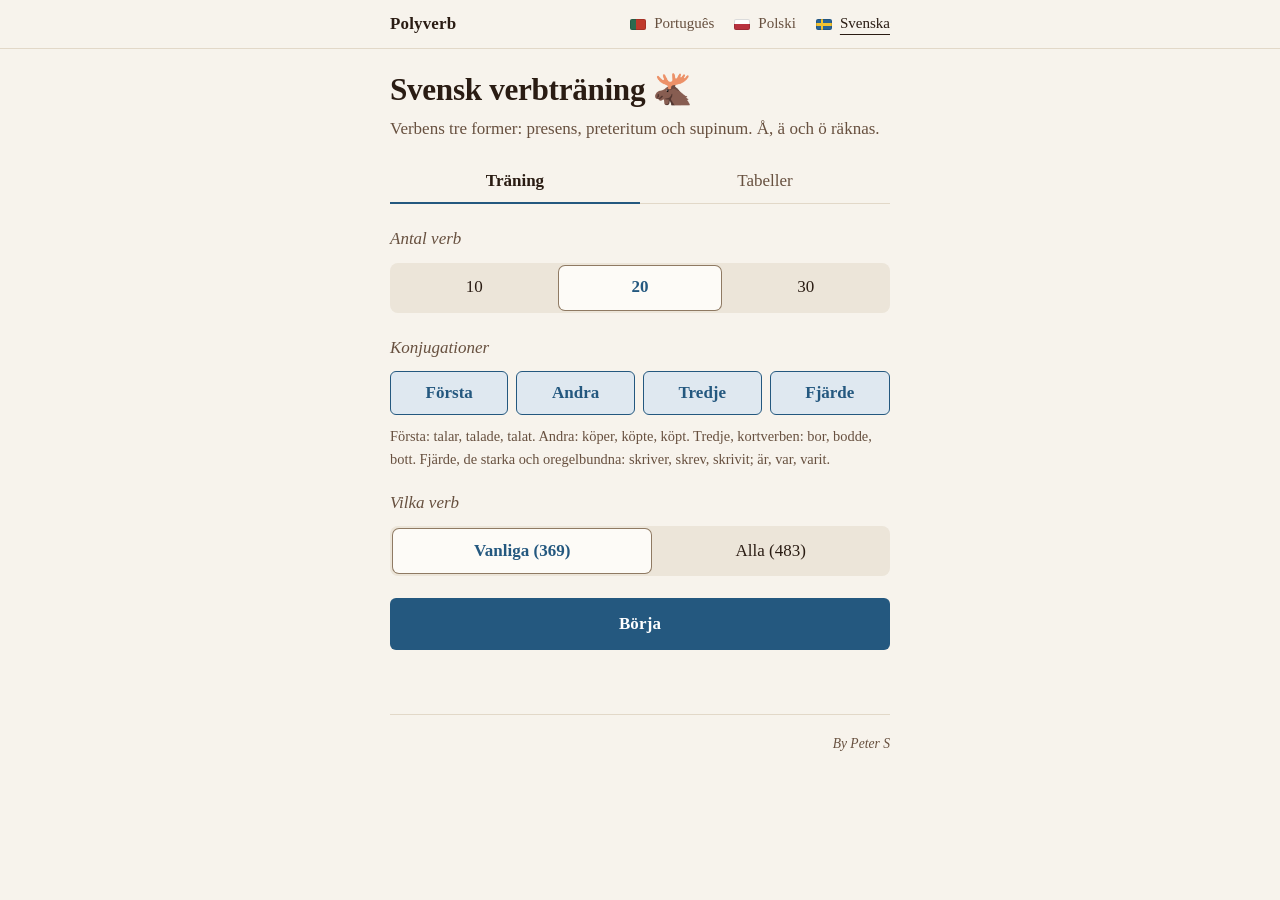
<file: swedish/index.html>
<!DOCTYPE html>
<html lang="sv">
<head>
<meta charset="utf-8">
<meta name="viewport" content="width=device-width, initial-scale=1, viewport-fit=cover">
<title>Svensk verbträning 🫎</title>
<meta name="theme-color" content="#f7f3ec" media="(prefers-color-scheme: light)">
<meta name="theme-color" content="#19110c" media="(prefers-color-scheme: dark)">
<link rel="stylesheet" href="../site.css">
<link rel="stylesheet" href="../trainer.css">
<style>
:root{
  --accent:#24587f;
  --fill:#24587f;
  --fill-hi:#1d4a6c;
  --tint:#dfe8f0;
  --ring:rgba(36,88,127,.22);
  --tag:#24587f;
}
@media (prefers-color-scheme:dark){
  :root:not([data-theme="light"]){
    --accent:#8fb8d8;
    --fill:#2f6a96;
    --fill-hi:#3878a8;
    --tint:#1e2d3a;
    --ring:rgba(143,184,216,.25);
    --tag:#8fb8d8;
  }
}
:root[data-theme="dark"]{
  --accent:#8fb8d8;
  --fill:#2f6a96;
  --fill-hi:#3878a8;
  --tint:#1e2d3a;
  --ring:rgba(143,184,216,.25);
  --tag:#8fb8d8;
}

/* Swedish specifics: three answers side by side, one per principal part */
#start{margin-top:22px}
.forms{display:grid;grid-template-columns:repeat(3,minmax(0,1fr));gap:8px;margin:18px 0 0}
.form{display:flex;flex-direction:column;align-items:stretch;gap:4px;min-width:0;text-align:center}
.cap{color:var(--muted);font-style:italic;font-size:.9rem}
.form input{display:block;width:100%;min-width:0;min-height:52px;padding:8px 4px;border:1px solid var(--edge);border-radius:6px;background:var(--paper);font-size:1.3rem;line-height:1.2;text-align:center;transition:border-color .15s,box-shadow .15s,background-color .15s}
.form input:focus{outline:none;border-color:var(--accent);box-shadow:0 0 0 3px var(--ring)}
.form input.ok{border-color:var(--ok);background:var(--okbg);box-shadow:none}
.form input.bad{border-color:var(--bad);background:var(--badbg);box-shadow:none}
.right{min-height:1.4em;font-weight:600;font-size:1.05rem;overflow-wrap:anywhere}
.right .k{display:block;color:var(--muted);font-weight:400;font-style:italic;font-size:.82rem}
.keys{--keys:3;max-width:180px;margin:6px auto 0}
body.play .mast .in{padding-top:6px}
#miss thead th{width:33.333%}
#miss td .yes{display:block}
#miss td .fine{color:var(--muted)}
/* Tables: one conjugation at a time, alphabetical; the infinitive leads each row */
#tbl-view .sub{margin:0 0 18px}
.count{margin:0 0 10px;color:var(--muted);font-style:italic;font-size:.94rem}
#tbl thead th{color:var(--muted);font-weight:400;font-style:italic;font-size:.9rem}
#tbl td:first-child{color:var(--ink);font-style:normal;font-weight:600}
#tbl td{white-space:nowrap}
</style>
</head>
<body>
<nav class="nav" aria-label="Polyverb"><div class="in">
  <a class="brand" href="../index.html">Polyverb</a>
  <div class="langs">
    <a href="../portuguese/index.html" lang="pt-PT" data-en="Portuguese"><span class="fl pt" aria-hidden="true"></span>Português</a>
    <a href="../polish/index.html" lang="pl" data-en="Polish"><span class="fl pl" aria-hidden="true"></span>Polski</a>
    <a href="../swedish/index.html" lang="sv" aria-current="page" data-en="Swedish"><span class="fl sv" aria-hidden="true"></span>Svenska</a>
  </div>
</div></nav>
<header class="mast"><div class="in">
  <h1 data-en="Swedish Verb Practice">Svensk verbträning&nbsp;🫎</h1>
  <p class="sub" id="sub" data-en="The principal parts: present, past and supine. Å, ä and ö count.">Verbens tre former: presens, preteritum och supinum. Å, ä och ö räknas.</p>
  <nav class="tabs" aria-label="Avsnitt">
    <a href="#game" id="tab-game" aria-current="page" data-en="Practice">Träning</a>
    <a href="#tables" id="tab-tables" data-en="Tables">Tabeller</a>
  </nav>
</div></header>
<main>
  <section id="setup">
    <span class="lbl" id="l-n" data-en="Number of verbs">Antal verb</span>
    <div class="seg" id="seg" role="group" aria-labelledby="l-n">
      <button data-v="10" aria-pressed="false">10</button>
      <button data-v="20" class="on" aria-pressed="true">20</button>
      <button data-v="30" aria-pressed="false">30</button>
    </div>
    <span class="lbl" id="l-c" data-en="Conjugations">Konjugationer</span>
    <div class="chips four tight" id="conj" role="group" aria-labelledby="l-c"></div>
    <p class="hint" data-en="First: talar, talade, talat. Second: köper, köpte, köpt. Third, the short verbs: bor, bodde, bott. Fourth, the strong and irregular verbs: skriver, skrev, skrivit; är, var, varit.">Första: talar, talade, talat. Andra: köper, köpte, köpt. Tredje, kortverben: bor, bodde, bott. Fjärde, de starka och oregelbundna: skriver, skrev, skrivit; är, var, varit.</p>
    <span class="lbl" id="l-u" data-en="Which verbs">Vilka verb</span>
    <div class="seg" id="which" role="group" aria-labelledby="l-u">
      <button data-v="common" class="on" aria-pressed="true" id="w-common" data-en="Common verbs"></button>
      <button data-v="all" aria-pressed="false" id="w-all" data-en="All verbs, the rare ones too"></button>
    </div>
    <button class="primary" id="start" data-en="Start">Börja</button>
  </section>

  <section id="quiz" hidden>
    <div class="top"><span id="prog"></span><span id="score"></span></div>
    <div class="bar"><div id="fill"></div></div>
    <div class="verb" id="verb"></div>
    <div class="forms">
      <label class="form"><span class="cap" data-en="present">presens</span><input id="f0" type="text" autocomplete="off" autocapitalize="off" autocorrect="off" spellcheck="false"><span class="right" id="r0"></span></label>
      <label class="form"><span class="cap" data-en="past">preteritum</span><input id="f1" type="text" autocomplete="off" autocapitalize="off" autocorrect="off" spellcheck="false"><span class="right" id="r1"></span></label>
      <label class="form"><span class="cap" data-en="supine">supinum</span><input id="f2" type="text" autocomplete="off" autocapitalize="off" autocorrect="off" spellcheck="false"><span class="right" id="r2"></span></label>
    </div>
    <div class="keys" id="keys" role="group" aria-label="Å, ä och ö"></div>
    <div id="fb" class="fb" role="status" hidden></div>
    <button class="primary" id="go">Kontrollera</button>
  </section>

  <section id="done" hidden>
    <div id="res"></div>
    <div id="pct"></div>
    <p id="misshead" data-en="To review">Att repetera</p>
    <table id="miss">
      <thead><tr><th scope="col" data-en="present">presens</th><th scope="col" data-en="past">preteritum</th><th scope="col" data-en="supine">supinum</th></tr></thead>
    </table>
    <button class="primary" id="again" data-en="Play again">Spela igen</button>
    <button class="ghost" id="change" data-en="Change settings">Ändra inställningar</button>
  </section>

  <section id="tbl-view" hidden>
    <p class="sub" data-en="Choose a conjugation. The verbs are in alphabetical order; hover over an infinitive for the English.">Välj en konjugation. Verben står i bokstavsordning.</p>
    <div class="seg" id="tconj" role="group" aria-label="Konjugation">
      <button data-v="0" class="on" aria-pressed="true" data-en="First">Första</button>
      <button data-v="1" aria-pressed="false" data-en="Second">Andra</button>
      <button data-v="2" aria-pressed="false" data-en="Third">Tredje</button>
      <button data-v="3" aria-pressed="false" data-en="Fourth">Fjärde</button>
    </div>
    <p class="count" id="tcount"></p>
    <div class="tw"><table id="tbl"></table></div>
    <a class="link back" href="#game" data-en="Back to the game">Tillbaka till spelet</a>
  </section>
</main>
<footer class="foot">By Peter S</footer>

<script src="../gloss.js"></script>
<script src="verbs.js"></script>
<script>
const SLOT=["presens","preteritum","supinum"],SLOT_EN=["present","past","supine"];
const GL=["Första","Andra","Tredje","Fjärde"],GL_EN=["First","Second","Third","Fourth"];
const GN=["första konjugationen","andra konjugationen","tredje konjugationen","fjärde konjugationen"];
const GN_EN=["1st conjugation","2nd conjugation","3rd conjugation","4th conjugation: strong and irregular"];

const $=id=>document.getElementById(id);
const norm=s=>s.trim().toLowerCase().normalize("NFC").replace(/\s+/g," ");
const shuf=a=>{a=a.slice();for(let k=a.length-1;k>0;k--){const j=Math.floor(Math.random()*(k+1));[a[k],a[j]]=[a[j],a[k]];}return a;};
const el=(tag,cls,txt)=>{const e=document.createElement(tag);if(cls)e.className=cls;if(txt!=null)e.textContent=txt;return e;};
const en=(node,txt)=>{node.dataset.en=txt;return node;};
const accepts=(form,typed)=>form.split("/").some(x=>norm(x)===norm(typed));
const mk=common=>([v,pres,pret,sup,g,gloss])=>({v,f:[pres,pret,sup],g:g-1,gloss,common});
const VERBS=SV.map(mk(true)).concat(SV_MORE.map(mk(false)));
const FI=[$("f0"),$("f1"),$("f2")];

let n=20,groups=[0,1,2,3],which="common",tg=0,q=[],i=0,score=0,miss=[],phase="",cur="setup",lastInput=FI[0];

function seg(id,fn){
  const bs=document.querySelectorAll("#"+id+" button");
  bs.forEach(b=>b.onclick=()=>{
    fn(b.dataset.v);
    bs.forEach(x=>{x.classList.toggle("on",x===b);x.setAttribute("aria-pressed",String(x===b));});
  });
}
seg("seg",v=>{n=+v;});
seg("which",v=>{which=v;});
seg("tconj",v=>{tg=+v;buildTable();});

// The four conjugations: any combination, at least one
GL.forEach((l,k)=>{
  const b=en(el("button",null,l),GL_EN[k]+" conjugation");
  b.onclick=()=>{const on=groups.includes(k);if(on&&groups.length===1)return;groups=on?groups.filter(x=>x!==k):groups.concat(k).sort();paintG();};
  $("conj").appendChild(b);
});
function paintG(){
  [...$("conj").children].forEach((b,k)=>{const on=groups.includes(k);b.classList.toggle("on",on);b.setAttribute("aria-pressed",String(on));});
  // How many verbs each choice gives, for the conjugations picked
  const inG=VERBS.filter(x=>groups.includes(x.g)),c=inG.filter(x=>x.common).length;
  $("w-common").textContent="Vanliga ("+c+")";$("w-all").textContent="Alla ("+inG.length+")";
}
paintG();

// The letter keys type into whichever answer box was used last, and keep the focus there
function typeKey(ch){
  const a=lastInput;if(a.readOnly)return;
  const s=a.selectionStart??a.value.length,e=a.selectionEnd??s;
  a.setRangeText(ch,s,e,"end");a.focus();
}
"å ä ö".split(" ").forEach(ch=>{
  const b=el("button",null,ch);b.type="button";
  b.addEventListener("mousedown",e=>e.preventDefault());
  b.addEventListener("touchstart",e=>{e.preventDefault();typeKey(ch);},{passive:false});
  b.onclick=()=>typeKey(ch);
  $("keys").appendChild(b);
});
const keysOn=on=>[...$("keys").children].forEach(b=>{b.disabled=!on;});

function view(){
  const t=location.hash==="#tables";
  ["setup","quiz","done"].forEach(s=>$(s).hidden=t||s!==cur);
  $("tbl-view").hidden=!t;$("sub").hidden=t;
  document.body.classList.toggle("play",!t&&cur!=="setup");
  [["tab-game",!t],["tab-tables",t]].forEach(([id,on])=>on?$(id).setAttribute("aria-current","page"):$(id).removeAttribute("aria-current"));
  if(t)buildTable();
  window.scrollTo(0,0);
}
function show(id){cur=id;view();}

function start(){
  const pool=shuf(VERBS.filter(x=>groups.includes(x.g)&&(which==="all"||x.common)));
  q=pool.slice(0,n);i=0;score=0;miss=[];
  show("quiz");render();
}

function render(){
  const c=q[i];phase="ask";
  en($("prog"),"Question "+(i+1)+" of "+q.length).textContent="Fråga "+(i+1)+" av "+q.length;
  en($("score"),"Score "+score).textContent="Poäng "+score;
  $("fill").style.width=(i/q.length*100)+"%";
  en($("verb"),c.gloss).textContent=c.v;
  FI.forEach((f,k)=>{f.value="";f.readOnly=false;f.className="";$("r"+k).textContent="";});
  keysOn(true);
  $("fb").hidden=true;en($("go"),"Check").textContent="Kontrollera";
  FI[0].focus();
}

function go(){
  if(phase==="ask"){
    const c=q[i],typed=FI.map(f=>f.value.trim()),ok=typed.map((t,k)=>!!t&&accepts(c.f[k],t)),all=ok.every(Boolean);
    if(all)score++;else miss.push({c,typed,ok});
    FI.forEach((f,k)=>{
      f.readOnly=true;f.className=ok[k]?"ok":"bad";
      const r=$("r"+k);r.textContent="";
      if(!ok[k]){
        r.append(c.f[k].replace("/"," / "));
        // Typed another of this verb's forms in the wrong box? Say which one it is.
        const j=c.f.findIndex((x,m)=>m!==k&&typed[k]&&accepts(x,typed[k]));
        if(j>=0)r.append(en(el("span","k","det är "+SLOT[j]),"that's the "+SLOT_EN[j]));
      }
    });
    keysOn(false);
    const right=ok.filter(Boolean).length,fb=$("fb");
    fb.hidden=false;fb.className="fb "+(all?"ok":"bad");fb.textContent="";
    fb.append(all?en(el("span",null,"Rätt"),"Correct"):en(el("span",null,right+" av 3 rätt"),right+" of 3 correct"));
    en($("score"),"Score "+score).textContent="Poäng "+score;
    $("fill").style.width=((i+1)/q.length*100)+"%";
    const last=i===q.length-1;en($("go"),last?"See your score":"Next").textContent=last?"Se resultatet":"Nästa";
    phase="review";
  }else{
    i++;
    if(i<q.length)render();else finish();
  }
}

function finish(){
  show("done");
  $("res").textContent=score+" / "+q.length;
  const pc=Math.round(score/q.length*100);
  en($("pct"),pc+"% correct"+(miss.length?"":", no mistakes")).textContent=pc+" % rätt"+(miss.length?"":", inga fel");
  $("misshead").hidden=$("miss").hidden=!miss.length;
  const L=$("miss");[...L.tBodies].forEach(b=>b.remove());
  miss.forEach(m=>{
    const c=m.c,b=L.createTBody(),h=el("th");
    h.colSpan=3;h.scope="rowgroup";b.insertRow().append(h);
    h.append(en(el("span","v",c.v),c.gloss),en(el("span","k",GN[c.g]),GN_EN[c.g]));
    const r=b.insertRow();
    c.f.forEach((form,k)=>{
      const td=r.insertCell();
      if(m.ok[k]){td.append(el("span","fine",m.typed[k]));return;}
      const j=c.f.findIndex((x,s)=>s!==k&&m.typed[k]&&accepts(x,m.typed[k]));
      if(j>=0)td.className="real";
      td.append(el("span","no",m.typed[k]||"—"),el("span","yes",form.replace("/"," / ")));
      if(j>=0)td.append(en(el("span","k","det är "+SLOT[j]),"you wrote the "+SLOT_EN[j]));
    });
  });
}

// Enter moves on to the next empty box; once all three are filled it checks them.
FI.forEach((f,k)=>{
  f.addEventListener("focus",()=>{lastInput=f;});
  f.addEventListener("keydown",e=>{
    if(e.key!=="Enter"||e.isComposing)return;
    e.preventDefault();if(e.repeat)return;
    if(phase==="ask"){
      const next=[...FI.slice(k+1),...FI.slice(0,k)].find(x=>!x.value.trim());
      if(next){next.focus();return;}
    }
    go();
  });
});
// One conjugation, every verb, alphabetical (Swedish order: å, ä, ö after z).
// Only the infinitive carries English on hover.
const ORD=["första","andra","tredje","fjärde"],ORD_EN=["first","second","third","fourth"];
function buildTable(){
  const vs=VERBS.filter(x=>x.g===tg).sort((a,b)=>a.v.localeCompare(b.v,"sv")),tab=$("tbl");
  en($("tcount"),vs.length+" verbs in the "+ORD_EN[tg]+" conjugation").textContent=vs.length+" verb i "+ORD[tg]+" konjugationen";
  tab.textContent="";
  const h=tab.createTHead().insertRow();
  [["infinitiv","infinitive"]].concat(SLOT.map((x,k)=>[x,SLOT_EN[k]])).forEach(([sv,e])=>h.appendChild(en(el("th",null,sv),e)));
  const tb=tab.createTBody();
  vs.forEach(x=>{
    const r=tb.insertRow();
    en(r.insertCell(),x.gloss).textContent=x.v;
    x.f.forEach(f=>{r.insertCell().textContent=f.replace("/"," / ");});
  });
}
window.addEventListener("hashchange",view);
$("start").onclick=start;
$("go").onclick=go;
$("again").onclick=start;
$("change").onclick=()=>show("setup");
view();
</script>
</body>
</html>
</file>
<file: site.css>
/* Polyverb: what every page shares. Colours for light and dark, the type, the nav and the footer.
   Each page adds its own accent colours in a <style> block after this file. */
:root{
  --serif:"Iowan Old Style","Palatino Linotype","URW Palladio L",P052,Palatino,"Book Antiqua",Georgia,serif;
  --paper:#f7f3ec;
  --card:#fdfbf7;
  --sunk:#ece5d9;
  --ink:#2a1c13;
  --muted:#67503f;
  --line:#e2d8c8;
  --edge:#8f7a63;
  --hover:rgba(42,28,19,.06);
  --focus:#2a1c13;
  --ok:#2c6640;
  --okbg:#e0eadb;
  --bad:#9a3426;
  --badbg:#f4ddd5;
  color-scheme:light;
}
@media (prefers-color-scheme:dark){
  :root:not([data-theme="light"]){
    --paper:#19110c;
    --card:#221812;
    --sunk:#2c2019;
    --ink:#f0e4d2;
    --muted:#ab9886;
    --line:#3a2b21;
    --edge:#76624f;
    --hover:rgba(240,228,210,.06);
    --focus:#f0e4d2;
    --ok:#95d3a5;
    --okbg:#1d3123;
    --bad:#f29d90;
    --badbg:#40231c;
    color-scheme:dark;
  }
}
:root[data-theme="dark"]{
  --paper:#19110c;
  --card:#221812;
  --sunk:#2c2019;
  --ink:#f0e4d2;
  --muted:#ab9886;
  --line:#3a2b21;
  --edge:#76624f;
  --hover:rgba(240,228,210,.06);
  --focus:#f0e4d2;
  --ok:#95d3a5;
  --okbg:#1d3123;
  --bad:#f29d90;
  --badbg:#40231c;
  color-scheme:dark;
}
html{height:100%;scroll-padding-top:env(safe-area-inset-top,0px);-webkit-text-size-adjust:100%}
*,*::before,*::after{box-sizing:border-box}
[hidden]{display:none!important}
body{margin:0;min-height:100%;background:var(--paper);color:var(--ink);font:17px/1.55 var(--serif);font-kerning:normal;-webkit-font-smoothing:antialiased;-moz-osx-font-smoothing:grayscale;padding:env(safe-area-inset-top,0px) env(safe-area-inset-right,0px) env(safe-area-inset-bottom,0px) env(safe-area-inset-left,0px)}
button,input{font:inherit;color:inherit}
button{cursor:pointer;-webkit-tap-highlight-color:transparent}
:focus-visible{outline:2px solid var(--focus);outline-offset:2px}

/* Site navigation */
.nav{border-bottom:1px solid var(--line)}
.nav .in{display:flex;align-items:center;justify-content:space-between;gap:12px;max-width:540px;margin:0 auto;padding:2px 20px}
.brand{display:inline-flex;align-items:center;min-height:44px;color:var(--ink);font-weight:600;font-size:1.06rem;letter-spacing:.01em;text-decoration:none;border-radius:4px}
.langs{display:flex;gap:4px;margin-right:-8px}
.langs a{display:inline-flex;align-items:center;gap:8px;min-height:44px;padding:0 8px;border-radius:4px;color:var(--muted);font-size:.94rem;text-decoration:none}
.langs a[aria-current]{color:var(--ink);text-decoration:underline;text-decoration-thickness:1px;text-underline-offset:6px}
.fl{flex:none;width:16px;height:11px;border-radius:2px;box-shadow:inset 0 0 0 1px rgba(0,0,0,.14)}
.fl.pt{background:linear-gradient(90deg,#2d6a4f 0 40%,#c0392b 40%)}
.fl.pl{background:linear-gradient(#fff 0 50%,#b8323f 50%)}
.fl.sv{background:linear-gradient(90deg,transparent 31%,#f2c230 31% 44%,transparent 44%),linear-gradient(transparent 40%,#f2c230 40% 60%,transparent 60%),#2a6496}

/* Footer: a hairline the width of the text column, then the credit */
.foot{width:calc(100% - 40px);max-width:500px;margin:0 auto;padding:18px 0 32px;border-top:1px solid var(--line);color:var(--muted);font-style:italic;font-size:.85rem;text-align:right}

/* English on hover (gloss.js): a small ink slip, shown only to a mouse */
.gloss{position:fixed;left:0;top:0;z-index:20;max-width:min(320px,calc(100vw - 16px));padding:5px 10px 6px;border-radius:5px;background:var(--ink);color:var(--paper);font:italic .88rem/1.4 var(--serif);text-align:left;pointer-events:none;opacity:0;transition:opacity .12s}
.gloss.on{opacity:1}
@media (hover:hover) and (pointer:fine){
  [data-en]:not(a,button,label,label *){cursor:help}
}

/* Phones: three language names don't fit beside the brand with flags, so the flags go */
@media (max-width:480px){
  .fl{display:none}
  .langs{gap:0}
  .langs a{padding:0 6px;font-size:.9rem}
}
@media (max-width:400px){
  .nav .in{padding-left:16px;padding-right:16px}
  .foot{width:calc(100% - 32px)}
}
@media (hover:hover){
  .brand:hover,.langs a:hover{color:var(--ink)}
}
@media (prefers-reduced-motion:reduce){
  *,*::before,*::after{transition:none!important}
}
</file>
<file: trainer.css>
/* Polyverb trainers: everything the language trainers share. Loaded after site.css. */
:root{--on-fill:#fff}

/* Masthead */
.mast .in{max-width:540px;margin:0 auto;padding:24px 20px 0}
h1{margin:0;font-weight:600;font-size:clamp(1.7rem,6.6vw,1.95rem);line-height:1.12;letter-spacing:-.01em;text-wrap:balance}
.sub{margin:8px 0 0;max-width:36em;color:var(--muted);text-wrap:pretty}
.tabs{display:flex;margin:18px 0 0;border-bottom:1px solid var(--line)}
.tabs a{flex:1 1 0;display:inline-flex;align-items:center;justify-content:center;min-height:44px;margin-bottom:-1px;border-bottom:2px solid transparent;color:var(--muted);text-decoration:none}
.tabs a[aria-current]{color:var(--ink);font-weight:600;border-bottom-color:var(--accent)}

main{max-width:540px;margin:0 auto;padding:22px 20px 64px}
body.wide .nav .in,body.wide .mast .in,body.wide main{max-width:1100px}

/* Order slip: the one raised surface, used for the question */
#quiz{background:var(--card);border:1px solid var(--line);border-radius:10px;padding:22px 20px 24px}

/* Form controls */
.lbl{display:block;margin:0 0 10px;color:var(--muted);font-style:italic}
.seg{display:flex;flex-wrap:wrap;gap:3px;padding:3px;margin:0 0 22px;background:var(--sunk);border-radius:8px}
.seg button{flex:1 1 auto;min-height:44px;padding:8px;border:0;border-radius:6px;background:transparent;white-space:nowrap;font-variant-numeric:lining-nums tabular-nums;transition:background-color .15s,color .15s}
.seg button.on{background:var(--card);color:var(--accent);font-weight:600;box-shadow:0 0 0 1px var(--edge)}
.chips{display:flex;flex-wrap:wrap;gap:8px;margin:0 0 22px}
.chips button{flex:0 0 auto;min-height:44px;padding:8px 12px;border:1px solid var(--edge);border-radius:6px;background:transparent;transition:background-color .15s,border-color .15s,color .15s}
/* Selected: a light tint of the page's accent, not a solid fill, so it doesn't outweigh the rest */
.chips button.on{background:var(--tint);border-color:var(--accent);color:var(--accent);font-weight:600}
.tight{margin-bottom:10px}
.chips.four{display:grid;grid-template-columns:repeat(4,auto);justify-content:stretch}
@media (max-width:560px){.chips.four{grid-template-columns:repeat(2,minmax(0,1fr))}}
.hint{margin:0 0 20px;color:var(--muted);font-size:.9rem;line-height:1.55;text-wrap:pretty}

.primary,.ghost{display:flex;align-items:center;justify-content:center;width:100%;min-height:52px;padding:12px 20px;border-radius:6px;font-weight:600;font-size:1.06rem;letter-spacing:.01em;text-decoration:none;transition:background-color .15s}
.primary{border:0;background:var(--fill);color:var(--on-fill)}
.ghost{margin-top:10px;border:1px solid var(--edge);background:transparent;color:var(--ink)}
.link{color:var(--accent);text-decoration:underline;text-decoration-thickness:1px;text-underline-offset:3px}
#setup .link{display:flex;justify-content:center;align-items:center;min-height:44px;margin-top:10px}
.back{display:inline-flex;align-items:center;min-height:44px}

/* Quiz */
.top{display:flex;justify-content:space-between;margin-bottom:10px;color:var(--muted);font-style:italic;font-size:.94rem;font-variant-numeric:lining-nums}
.bar{height:3px;margin-bottom:24px;background:var(--sunk);border-radius:2px;overflow:hidden}
#fill{height:100%;width:0;background:var(--accent);transition:width .3s ease-out}
.verb{font-weight:600;font-size:clamp(2.6rem,12vw,3.3rem);line-height:1.05;letter-spacing:-.015em;text-align:center;overflow-wrap:anywhere}
.tense{margin:10px 0 0;color:var(--tag);font-style:italic;font-size:1.12rem;line-height:1.3;text-align:center}
.who{margin:4px 0 10px;text-align:center;font-size:1.3rem;line-height:1.3}
/* Verb, tense and person hug their words, so a hover shows English only over the text itself */
.verb,.tense,.who{width:fit-content;max-width:100%;margin-left:auto;margin-right:auto}
.tline{display:block;width:64px;height:17px;margin:2px auto 10px;overflow:visible}
.tline .b{stroke:var(--edge);stroke-width:1.5;stroke-linecap:round}
.tline .n{stroke:var(--muted);stroke-width:1.5;stroke-linecap:round}
.tline .m{fill:none;stroke:var(--accent);stroke-width:2;stroke-linecap:round;stroke-linejoin:round}
.tline .d{fill:var(--accent)}
.tline .dash{stroke-dasharray:3 3}
.pgrid{display:grid;grid-template-columns:repeat(2,26px);grid-auto-rows:19px;width:max-content;margin:0 auto 22px;border:1px solid var(--edge);border-radius:4px;overflow:hidden}
.pgrid i{position:relative;border:0 solid var(--line)}
.pgrid i:nth-child(odd){border-right-width:1px}
.pgrid i:nth-child(n+3){border-top-width:1px}
.pgrid i.on{background:var(--tint)}
.pgrid i.on::after{content:"";position:absolute;left:50%;top:50%;width:8px;height:8px;margin:-4px 0 0 -4px;border-radius:50%;background:var(--accent)}
#ans{display:block;width:100%;min-height:58px;padding:10px 16px;border:1px solid var(--edge);border-radius:6px;background:var(--paper);font-size:1.6rem;line-height:1.2;text-align:center;transition:border-color .15s,box-shadow .15s,background-color .15s}
#ans:focus{outline:none;border-color:var(--accent);box-shadow:0 0 0 3px var(--ring)}
#ans.ok{border-color:var(--ok);background:var(--okbg);box-shadow:none}
#ans.bad{border-color:var(--bad);background:var(--badbg);box-shadow:none}
.fb{margin:12px 0 0;padding:10px 14px 11px;border-radius:6px;font-size:1rem;line-height:1.4;text-align:center}
.fb .fa{color:var(--ink);font-weight:600;font-size:1.22rem}
.fb .k{display:block;margin-top:3px;color:var(--muted);font-style:italic;font-size:.9rem}
.fb.ok{background:var(--okbg);color:var(--ok)}
.fb.bad{background:var(--badbg);color:var(--bad)}
#go{margin-top:16px}
/* Letters with diacritics, for keyboards that can't type them. Each page sets --keys, its column count. */
.keys{display:grid;grid-template-columns:repeat(var(--keys,9),minmax(0,1fr));gap:4px;margin:10px 0 0}
.keys button{min-height:38px;padding:0;border:1px solid var(--line);border-radius:5px;background:transparent;font-size:1.15rem;line-height:1;transition:background-color .15s,opacity .15s}
.keys button:disabled{opacity:.35;cursor:default}
@media (pointer:coarse){.keys button{min-height:44px}}

/* Results */
#done{padding-top:14px}
#res{font-weight:400;font-size:clamp(3.4rem,15vw,4.4rem);line-height:1;letter-spacing:-.01em;color:var(--accent);font-variant-numeric:lining-nums}
#pct{margin:8px 0 28px;color:var(--muted);font-style:italic}
#misshead{margin:0 0 14px;color:var(--muted);font-style:italic}
/* Review: each miss is the question, then what you wrote beside the answer.
   Struck through means the word doesn't exist; unstruck with a note means it's a
   real form, just not the one asked for. */
#miss{width:100%;margin:0 0 32px;border-collapse:collapse;table-layout:fixed;background:none;font-size:1rem;line-height:1.3}
#miss th,#miss td{position:static;max-width:none;padding:0 14px 0 0;background:none;color:inherit;font-style:normal;font-weight:400;white-space:normal;overflow-wrap:anywhere;text-align:left;vertical-align:baseline;border:0}
#miss th:last-child,#miss td:last-child{padding-right:0}
#miss thead th{width:50%;padding-bottom:6px;color:var(--muted);font-style:italic;font-size:.9rem;border-bottom:1px solid var(--edge)}
#miss tbody th{padding-top:13px}
#miss td{padding-top:4px;padding-bottom:13px;border-bottom:1px solid var(--line)}
#miss .v,#miss .yes{font-weight:600}
#miss .no{color:var(--bad);text-decoration:line-through;text-decoration-thickness:1px}
#miss .real .no{text-decoration:none}
#miss .k{display:block;margin-top:2px;color:var(--muted);font-style:italic;font-size:.86rem}
#miss th .k{display:inline;margin:0 0 0 .4em;font-size:.9rem}
.or{color:var(--muted);font-style:italic;font-weight:400}

/* Tables */
#tbl-view .sub{margin:0 0 18px}
#tbl-view .hint{margin:14px 0 6px}
.tw{overflow-x:auto;background:var(--card);border:1px solid var(--line);border-radius:10px;-webkit-overflow-scrolling:touch}
table{width:100%;border-collapse:separate;border-spacing:0;background:var(--card);font-size:1rem}
th,td{padding:7px 12px;text-align:left;border-bottom:1px solid var(--line)}
tbody tr:last-child td{border-bottom:0}
th{font-weight:600}
th.vh{text-align:center;font-size:1.1rem;border-left:1px solid var(--line)}
th:first-child{position:sticky;left:0;z-index:2;background:var(--card)}
tbody tr:not(.tg) td:first-child{position:sticky;left:0;z-index:1;background:var(--card);color:var(--muted);font-style:italic;white-space:nowrap}
.tg td{padding-top:16px;padding-bottom:6px;background:var(--paper);font-weight:600;font-style:italic;font-size:1.06rem;border-left:3px solid var(--tag)}
.tl{display:inline-block;position:sticky;left:12px}

/* Compact layout while playing, so the question fits one screen */
body.play .mast .in{padding-top:0}
body.play h1,body.play #sub{display:none}
body.play .tabs{margin-top:4px}
body.play main{padding-top:14px}
body.play #quiz{padding:16px 18px 20px}
body.play .bar{margin-bottom:16px}
body.play .pgrid{margin-bottom:16px}
body.play #go{margin-top:12px}
body.wide .foot{max-width:1060px}

@media (max-width:400px){
  .mast .in,main{padding-left:16px;padding-right:16px}
  .seg button{padding:8px 4px}
}
@media (hover:hover){
  .tabs a:hover{color:var(--ink)}
  .seg button:not(.on):hover{background:var(--hover)}
  .chips button:not(.on):hover{background:var(--hover);border-color:var(--muted)}
  .primary:hover{background:var(--fill-hi)}
  .ghost:hover{background:var(--hover)}
  .keys button:not(:disabled):hover{background:var(--hover);border-color:var(--edge)}
  .link:hover{text-decoration-thickness:2px}
}
</file>
